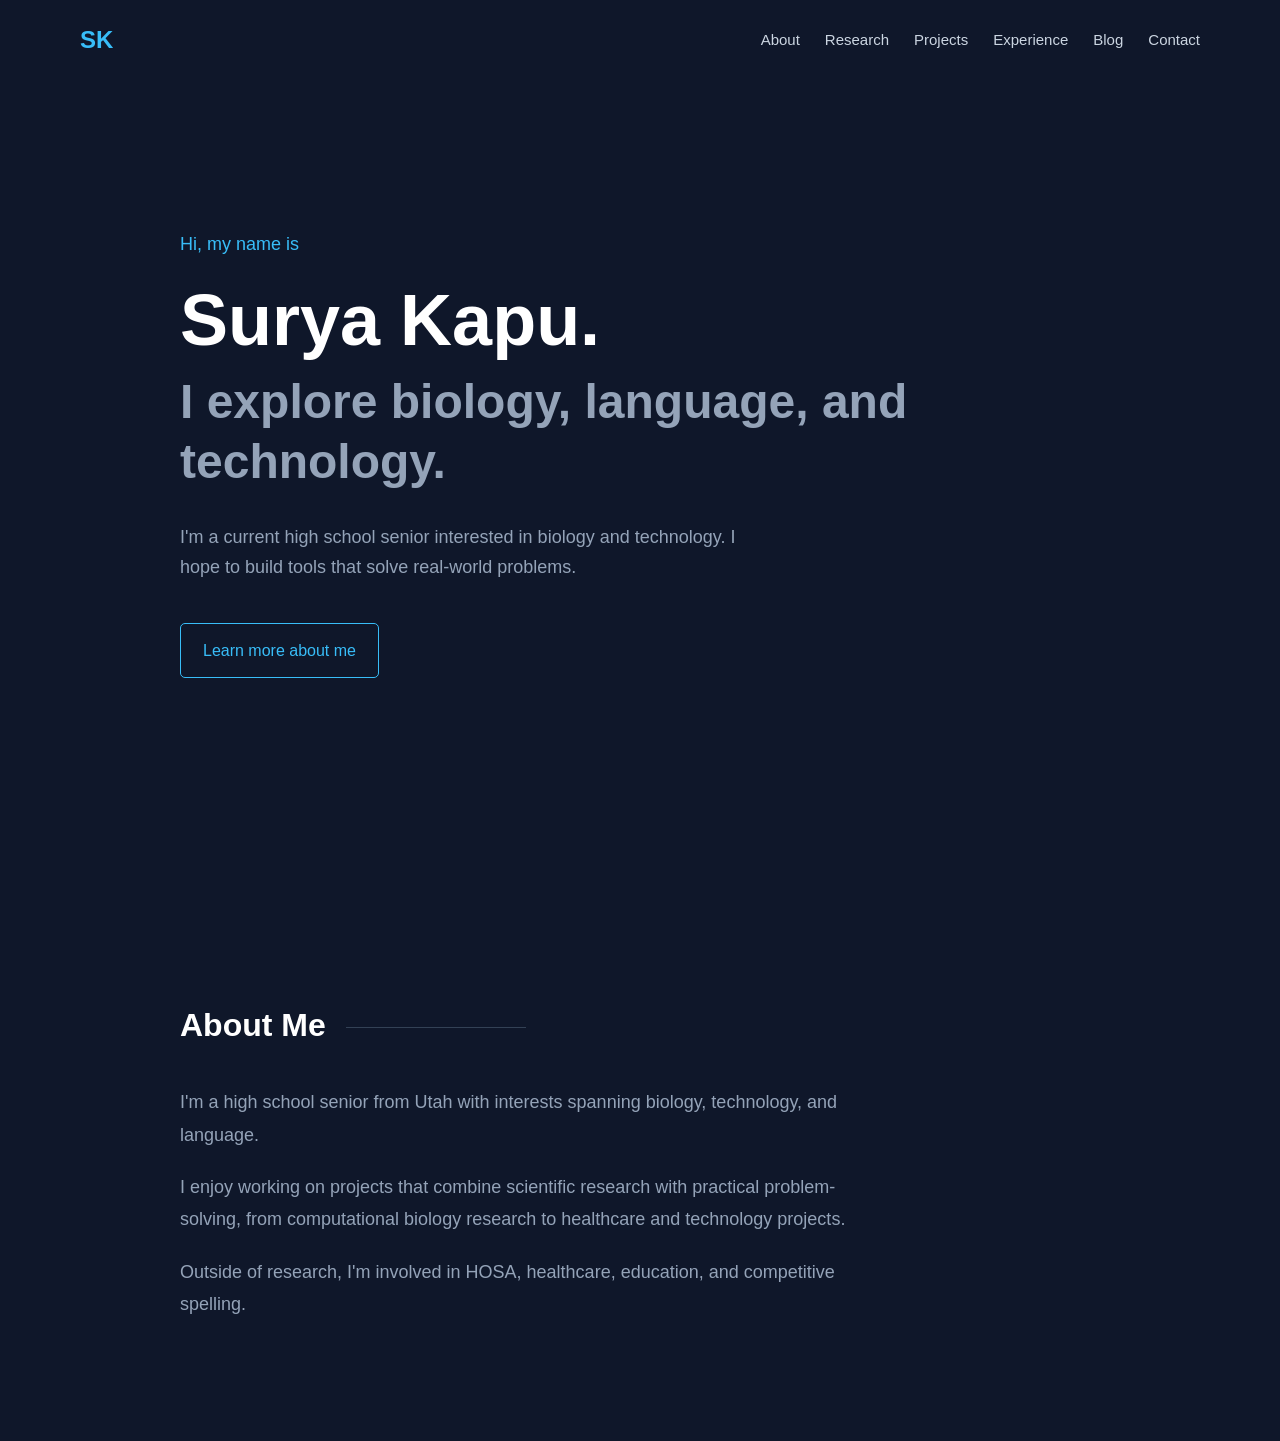
<file: index.html>
<!DOCTYPE html>
<html lang="en">

<head>
    <meta charset="UTF-8">
    <meta name="viewport" content="width=device-width, initial-scale=1.0">
    <title>Surya Kapu</title>
    <link rel="stylesheet" href="style.css">
</head>

<body>

    <nav>
        <div class="logo">SK</div>

        
<div class="nav-links">
    <a href="#about">About</a>
    <a href="#research">Research</a>
    <a href="#projects">Projects</a>
    <a href="experience/">Experience</a>
    <a href="blog/">Blog</a>
    <a href="#contact">Contact</a>
</div>

    </nav>

    <main>

        <section class="hero">
            <p class="intro">Hi, my name is</p>

            <h1>Surya Kapu.</h1>

            <h2>I explore biology, language, and technology.</h2>

            <p class="hero-description">
                I'm a current high school senior interested in biology and technology.
                I hope to build tools that solve real-world problems.
            </p>

            <a class="button" href="#about">Learn more about me</a>
        </section>

        <section id="about" class="about">

            <h2 class="section-title">About Me</h2>

            <div class="about-content">
                <div class="about-text">

                    <p>
                        I'm a high school senior from Utah with interests spanning
                        biology, technology, and language.
                    </p>

                    <p>
                        I enjoy working on projects that combine scientific research
                        with practical problem-solving, from computational biology
                        research to healthcare and technology projects.
                    </p>

                    <p>
                        Outside of research, I'm involved in HOSA, healthcare,
                        education, and competitive spelling.
                    </p>

                </div>
            </div>

        </section>

    </main>

</body>

</html>
</file>
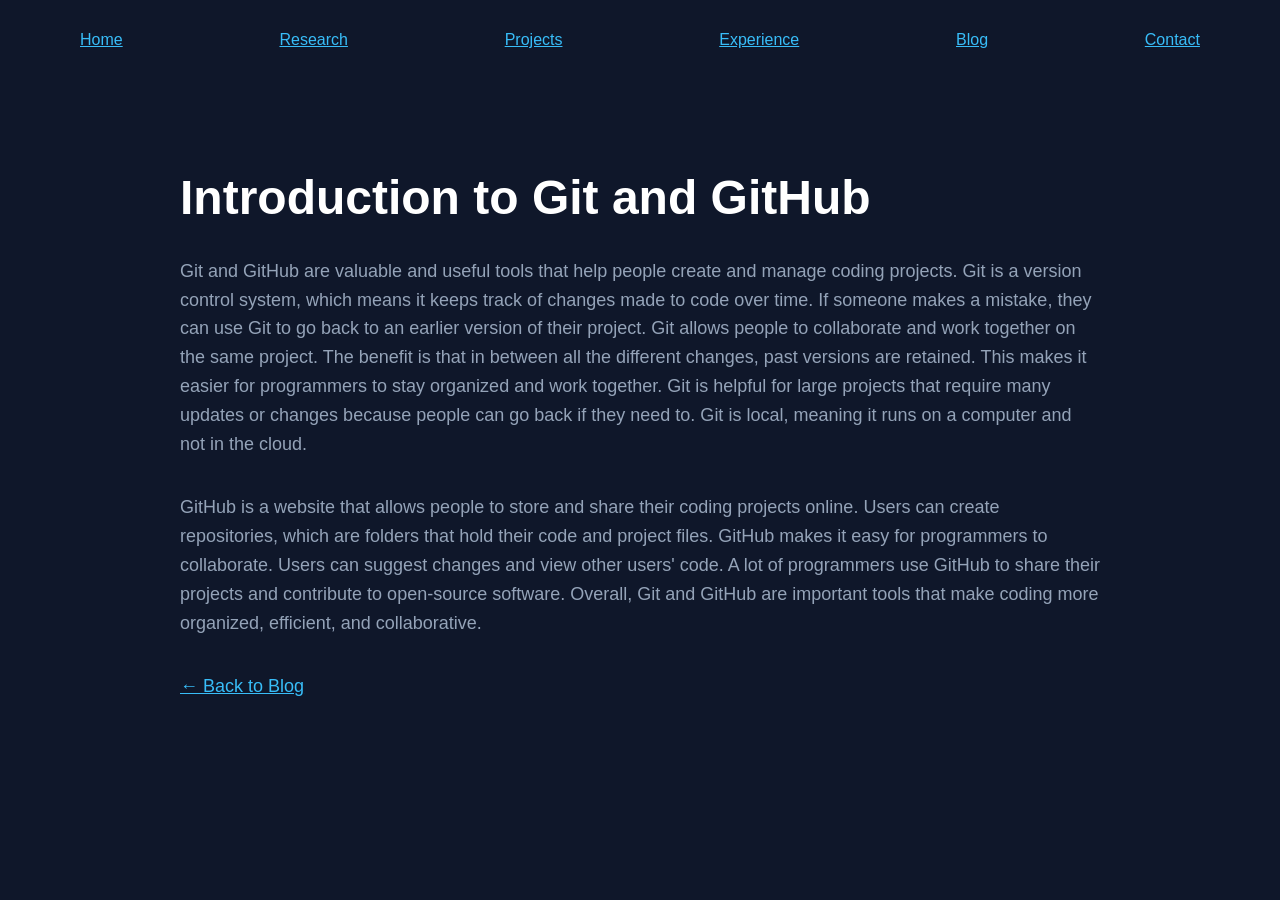
<file: blog/index.html>
<!DOCTYPE html>
<html lang="en">
<head>
  <meta charset="UTF-8">
  <meta name="viewport" content="width=device-width, initial-scale=1.0">
  <title>Git and GitHub | Surya Kapu</title>
  <link rel="stylesheet" href="../style.css">
</head>
<body>
  <header>
    <nav>
      <a href="../index.html">Home</a>
      <a href="../index.html#research">Research</a>
      <a href="../index.html#projects">Projects</a>
      <a href="../experience/">Experience</a>
      <a href="./">Blog</a>
      <a href="../index.html#contact">Contact</a>
    </nav>
  </header>

  <main>
    <section>
      <h1>Introduction to Git and GitHub</h1>

      <p>
        Git and GitHub are valuable and useful tools that
        help people create and manage coding projects.
        Git is a version control system, which means it
        keeps track of changes made to code over time.
        If someone makes a mistake, they can use Git to
        go back to an earlier version of their project.
        Git allows people to collaborate and work
        together on the same project. The benefit is
        that in between all the different changes,
        past versions are retained. This makes it
        easier for programmers to stay organized and
        work together. Git is helpful for large projects
        that require many updates or changes because
        people can go back if they need to. Git is local,
        meaning it runs on a computer and not in the cloud.
      </p>

      <p>
        GitHub is a website that allows people to store
        and share their coding projects online. Users
        can create repositories, which are folders that
        hold their code and project files. GitHub makes
        it easy for programmers to collaborate. Users
        can suggest changes and view other users' code.
        A lot of programmers use GitHub to share their
        projects and contribute to open-source software.
        Overall, Git and GitHub are important tools that
        make coding more organized, efficient, and
        collaborative.
      </p>

      <p>
        <a href="./">← Back to Blog</a>
      </p>
    </section>
  </main>
</body>
</html>
</file>
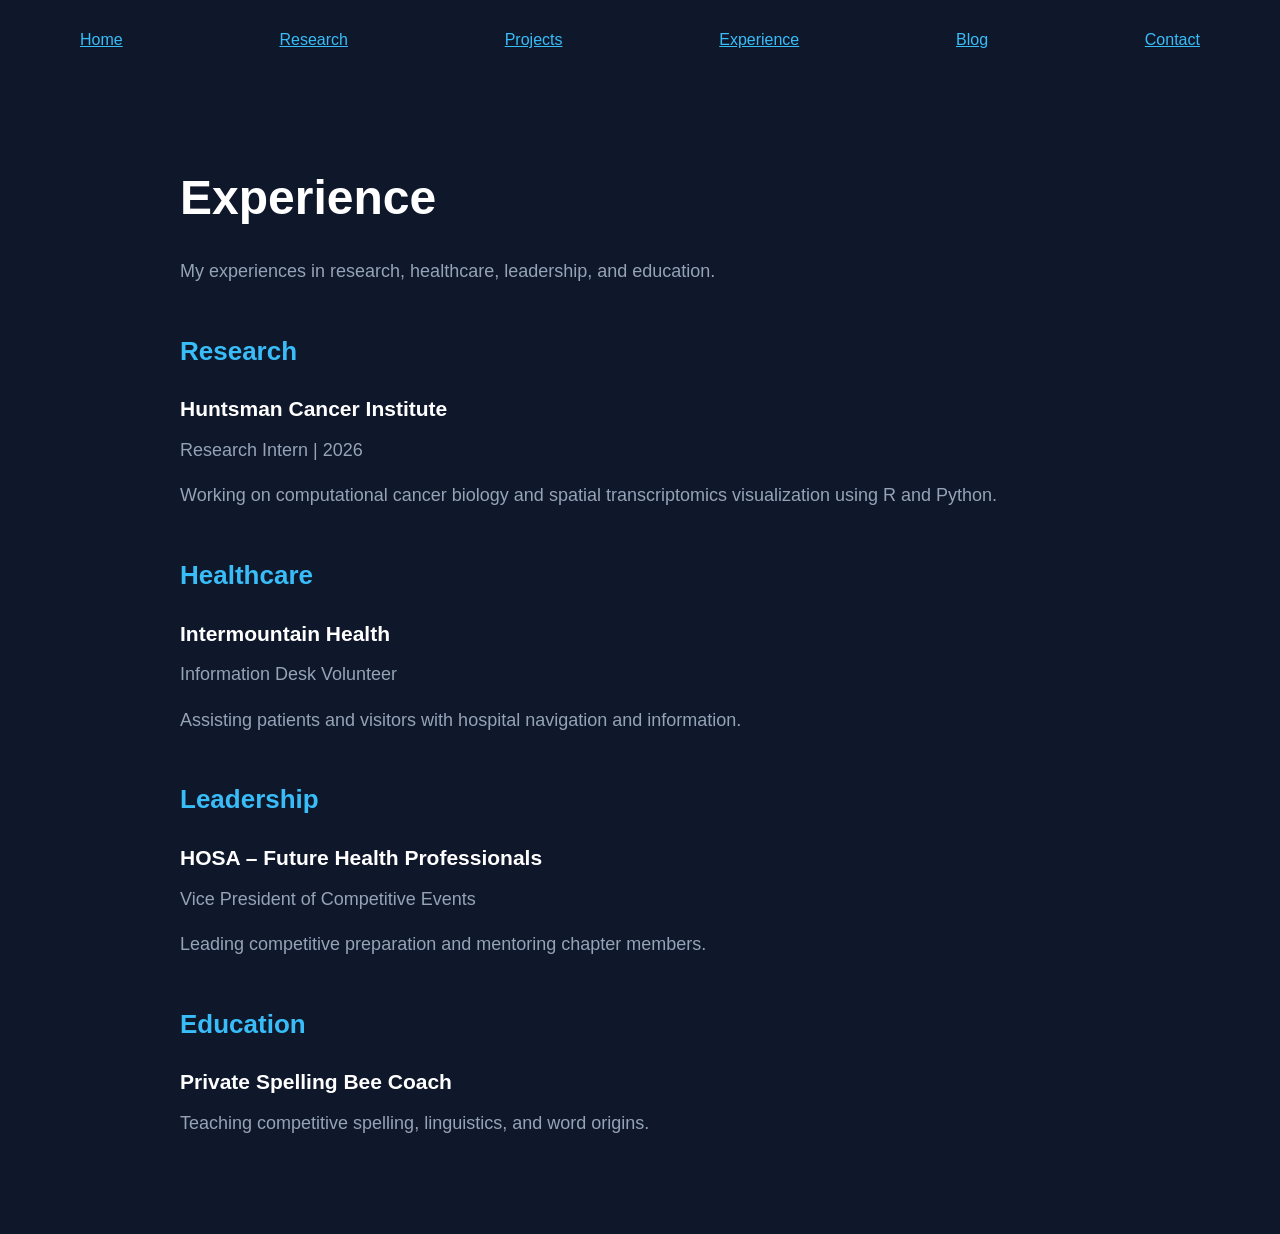
<file: experience/index.html>
<!DOCTYPE html>
<html lang="en">
<head>
  <meta charset="UTF-8">
  <meta name="viewport" content="width=device-width, initial-scale=1.0">
  <title>Experience | Surya Kapu</title>
  <link rel="stylesheet" href="../style.css">
</head>
<body>
  <header>
    <nav>
      <a href="../index.html">Home</a>
      <a href="../index.html#research">Research</a>
      <a href="../index.html#projects">Projects</a>
      <a href="./">Experience</a>
      <a href="../blog/">Blog</a>
      <a href="../index.html#contact">Contact</a>
    </nav>
  </header>

  <main>
    <section>
      <h1>Experience</h1>
      <p>My experiences in research, healthcare,
      leadership, and education.</p>

      <h2>Research</h2>
      <h3>Huntsman Cancer Institute</h3>
      <p>Research Intern | 2026</p>
      <p>Working on computational cancer biology
      and spatial transcriptomics visualization
      using R and Python.</p>

      <h2>Healthcare</h2>
      <h3>Intermountain Health</h3>
      <p>Information Desk Volunteer</p>
      <p>Assisting patients and visitors with
      hospital navigation and information.</p>

      <h2>Leadership</h2>
      <h3>HOSA – Future Health Professionals</h3>
      <p>Vice President of Competitive Events</p>
      <p>Leading competitive preparation and
      mentoring chapter members.</p>

      <h2>Education</h2>
      <h3>Private Spelling Bee Coach</h3>
      <p>Teaching competitive spelling,
      linguistics, and word origins.</p>
    </section>
  </main>
</body>
</html>
</file>
<file: style.css>
/* GENERAL */

* {
    margin: 0;
    padding: 0;
    box-sizing: border-box;
}

html {
    scroll-behavior: smooth;
}

body {
    background-color: #0f172a;
    color: #e2e8f0;
    font-family: Arial, sans-serif;
    line-height: 1.6;
}

a {
    color: #38bdf8;
}

/* NAVIGATION */

nav {
    min-height: 80px;
    display: flex;
    align-items: center;
    justify-content: space-between;
    flex-wrap: wrap;
    gap: 20px;
    max-width: 1200px;
    margin: auto;
    padding: 20px 40px;
}

.logo {
    font-size: 24px;
    font-weight: bold;
    color: #38bdf8;
}

.nav-links {
    display: flex;
    align-items: center;
    justify-content: flex-end;
    flex-wrap: wrap;
    gap: 15px 25px;
}

.nav-links a {
    color: #cbd5e1;
    text-decoration: none;
    font-size: 15px;
    transition: color 0.2s ease;
}

.nav-links a:hover,
.nav-links a.active {
    color: #38bdf8;
}

/* HERO */

.hero {
    min-height: calc(100vh - 80px);
    max-width: 1000px;
    margin: auto;
    padding: 150px 40px;
}

.intro {
    color: #38bdf8;
    font-size: 18px;
    margin-bottom: 20px;
}

.hero h1 {
    font-size: 72px;
    color: white;
    margin-bottom: 10px;
    line-height: 1.15;
}

.hero h2 {
    font-size: 48px;
    color: #94a3b8;
    margin-bottom: 30px;
    line-height: 1.25;
}

.hero-description {
    max-width: 600px;
    color: #94a3b8;
    font-size: 18px;
    line-height: 1.7;
    margin-bottom: 40px;
}

/* BUTTONS */

.button {
    display: inline-block;
    border: 1px solid #38bdf8;
    color: #38bdf8;
    padding: 14px 22px;
    border-radius: 5px;
    text-decoration: none;
    transition: background-color 0.2s ease;
}

.button:hover {
    background-color: rgba(56, 189, 248, 0.1);
}

/* ABOUT */

.about {
    max-width: 1000px;
    margin: auto;
    padding: 100px 40px;
}

.section-title {
    font-size: 32px;
    color: white;
    margin-bottom: 35px;
}

.section-title::after {
    content: "";
    display: inline-block;
    width: 180px;
    height: 1px;
    background-color: #334155;
    margin-left: 20px;
    vertical-align: middle;
}

.about-text {
    max-width: 700px;
}

.about-text p {
    color: #94a3b8;
    font-size: 18px;
    line-height: 1.8;
    margin-bottom: 20px;
}

/* GENERAL PAGE LAYOUT */

main > section:not(.hero):not(.about) {
    max-width: 1000px;
    margin: auto;
    padding: 80px 40px;
}

main > section:not(.hero):not(.about) > h1 {
    color: white;
    font-size: 48px;
    margin-bottom: 20px;
}

main > section:not(.hero):not(.about) > p {
    color: #94a3b8;
    font-size: 18px;
    margin-bottom: 35px;
}

/* EXPERIENCE PAGE */

.experience {
    max-width: 1000px;
    margin: auto;
    padding: 80px 40px;
}

.experience h2,
main > section:not(.hero):not(.about) h2 {
    color: #38bdf8;
    font-size: 26px;
    margin-top: 45px;
    margin-bottom: 20px;
}

.experience h3,
main > section:not(.hero):not(.about) h3 {
    color: white;
    font-size: 21px;
    margin-top: 20px;
    margin-bottom: 8px;
}

.experience p,
main > section:not(.hero):not(.about) h3 + p {
    color: #94a3b8;
    line-height: 1.8;
    margin-bottom: 15px;
}

.experience-card {
    background-color: #1e293b;
    border: 1px solid #334155;
    border-radius: 8px;
    padding: 25px;
    margin-bottom: 25px;
    transition: border-color 0.2s ease;
}

.experience-card:hover {
    border-color: #38bdf8;
}

/* BLOG PAGE */

.blog {
    max-width: 1000px;
    margin: auto;
    padding: 80px 40px;
}

.blog-header {
    margin-bottom: 50px;
}

.blog-header h1 {
    color: white;
    font-size: 48px;
    margin-bottom: 15px;
}

.blog-header p {
    color: #94a3b8;
    font-size: 18px;
}

.blog-post {
    background-color: #1e293b;
    border: 1px solid #334155;
    border-radius: 8px;
    padding: 30px;
    margin-bottom: 25px;
    transition: border-color 0.2s ease;
}

.blog-post:hover {
    border-color: #38bdf8;
}

.blog-post h2 {
    color: white;
    font-size: 24px;
    margin-bottom: 12px;
}

.blog-post h2 a {
    color: white;
    text-decoration: none;
}

.blog-post h2 a:hover {
    color: #38bdf8;
}

.blog-date {
    color: #64748b;
    font-size: 14px;
    margin-bottom: 15px;
}

.blog-post p {
    color: #94a3b8;
    line-height: 1.8;
}

.read-more {
    display: inline-block;
    color: #38bdf8;
    text-decoration: none;
    margin-top: 20px;
    font-size: 15px;
}

.read-more:hover {
    text-decoration: underline;
}

/* INDIVIDUAL BLOG ARTICLES */

.article {
    max-width: 800px;
    margin: auto;
    padding: 80px 40px;
}

.article h1 {
    color: white;
    font-size: 42px;
    margin-bottom: 15px;
}

.article h2 {
    color: white;
    font-size: 28px;
    margin-top: 40px;
    margin-bottom: 20px;
}

.article p {
    color: #cbd5e1;
    font-size: 18px;
    line-height: 1.9;
    margin-bottom: 25px;
}

.article img {
    max-width: 100%;
    height: auto;
    border-radius: 8px;
    margin: 25px 0;
}

/* FOOTER */

footer {
    text-align: center;
    padding: 40px 20px;
    color: #64748b;
    font-size: 14px;
}

/* TABLET AND MOBILE */

@media (max-width: 768px) {

    nav {
        flex-direction: column;
        align-items: center;
        padding: 20px;
        gap: 20px;
    }

    .nav-links {
        justify-content: center;
        gap: 15px 20px;
    }

    .nav-links a {
        font-size: 14px;
    }

    .hero {
        min-height: auto;
        padding: 100px 25px;
    }

    .hero h1 {
        font-size: 48px;
    }

    .hero h2 {
        font-size: 30px;
    }

    .hero-description {
        font-size: 16px;
    }

    .about,
    .experience,
    .blog,
    .article,
    main > section:not(.hero):not(.about) {
        padding: 60px 25px;
    }

    .section-title {
        font-size: 27px;
    }

    .section-title::after {
        width: 60px;
        margin-left: 12px;
    }

    .blog-header h1,
    main > section:not(.hero):not(.about) > h1 {
        font-size: 36px;
    }

    .blog-post,
    .experience-card {
        padding: 20px;
    }

    .article h1 {
        font-size: 34px;
    }
}

/* SMALL PHONES */

@media (max-width: 480px) {

    .nav-links {
        gap: 12px 16px;
    }

    .nav-links a {
        font-size: 13px;
    }

    .hero h1 {
        font-size: 40px;
    }

    .hero h2 {
        font-size: 25px;
    }

    .section-title::after {
        display: none;
    }
}
</file>
